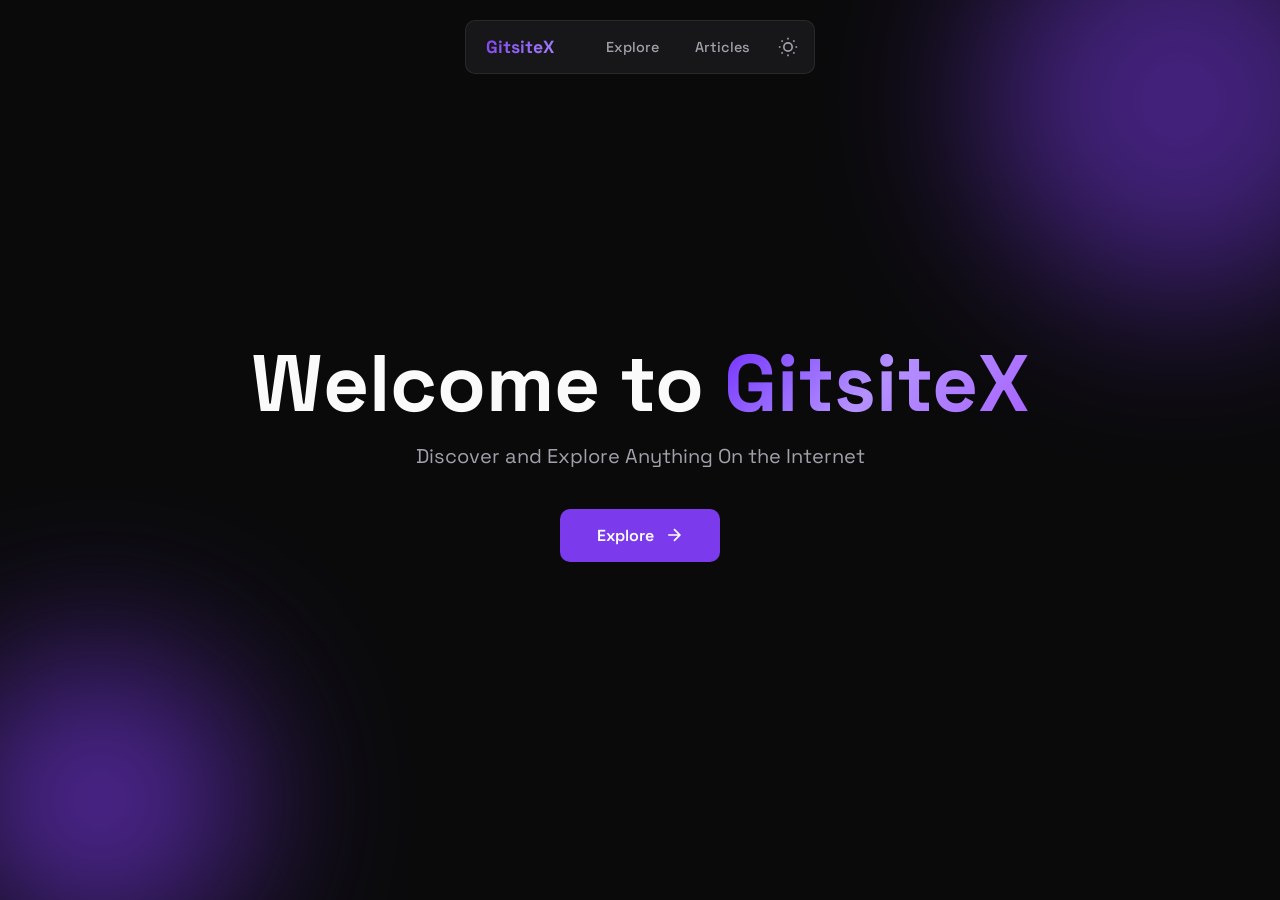
<file: index.html>
<!DOCTYPE html>
<html lang="en">
<head>
    <meta charset="UTF-8">
    <meta name="viewport" content="width=device-width, initial-scale=1.0">
    <title>GitsiteX - Discover and Explore Anything</title>
    <link rel="preconnect" href="https://fonts.googleapis.com">
    <link rel="preconnect" href="https://fonts.gstatic.com" crossorigin>
    <link href="https://fonts.googleapis.com/css2?family=Space+Grotesk:wght@400;500;600;700&display=swap" rel="stylesheet">
    <link rel="stylesheet" href="css/style.css">
</head>
<body>
    <div class="floating-bar">
        <div class="floating-bar-inner">
            <a href="#" class="logo" id="logo-btn">GitsiteX</a>
            <nav class="floating-nav">
                <a href="pages/explore.html">Explore</a>
                <a href="pages/articles.html">Articles</a>
                <button id="theme-toggle" class="theme-toggle" aria-label="Toggle theme">
                    <svg class="icon-sun" width="20" height="20" viewBox="0 0 24 24" fill="none" stroke="currentColor" stroke-width="2">
                        <circle cx="12" cy="12" r="5"></circle>
                        <path d="M12 1v2M12 21v2M4.22 4.22l1.42 1.42M18.36 18.36l1.42 1.42M1 12h2M21 12h2M4.22 19.78l1.42-1.42M18.36 5.64l1.42-1.42"></path>
                    </svg>
                    <svg class="icon-moon" width="20" height="20" viewBox="0 0 24 24" fill="none" stroke="currentColor" stroke-width="2">
                        <path d="M21 12.79A9 9 0 1 1 11.21 3 7 7 0 0 0 21 12.79z"></path>
                    </svg>
                </button>
            </nav>
        </div>
    </div>

    <main class="hero">
        <div class="hero-content">
            <h1 class="hero-title">Welcome to <span class="gradient-text glitch" data-text="GitsiteX">GitsiteX</span></h1>
            <p class="hero-tagline">Discover and Explore Anything On the Internet</p>
            <a href="pages/explore.html" class="explore-btn">
                <span>Explore</span>
                <svg width="20" height="20" viewBox="0 0 24 24" fill="none" stroke="currentColor" stroke-width="2">
                    <path d="M5 12h14M12 5l7 7-7 7"></path>
                </svg>
            </a>
        </div>
        <div class="hero-decoration">
            <div class="circle circle-1"></div>
            <div class="circle circle-2"></div>
        </div>
    </main>

    <button class="fab" id="fab">
        <svg width="24" height="24" viewBox="0 0 24 24" fill="none" stroke="currentColor" stroke-width="2">
            <path d="M12 5v14M5 12h14"></path>
        </svg>
    </button>

    <div class="customizer-menu" id="customizer">
        <div class="color-options">
            <button class="color-btn active" data-color="#7c3aed" style="background: #7c3aed" title="Purple"></button>
            <button class="color-btn" data-color="#2563eb" style="background: #2563eb" title="Blue"></button>
            <button class="color-btn" data-color="#059669" style="background: #059669" title="Green"></button>
            <button class="color-btn" data-color="#dc2626" style="background: #dc2626" title="Red"></button>
            <button class="color-btn" data-color="#ea580c" style="background: #ea580c" title="Orange"></button>
            <button class="color-btn" data-color="#0891b2" style="background: #0891b2" title="Cyan"></button>
        </div>
    </div>

    <script src="js/main.js"></script>
</body>
</html>
</file>
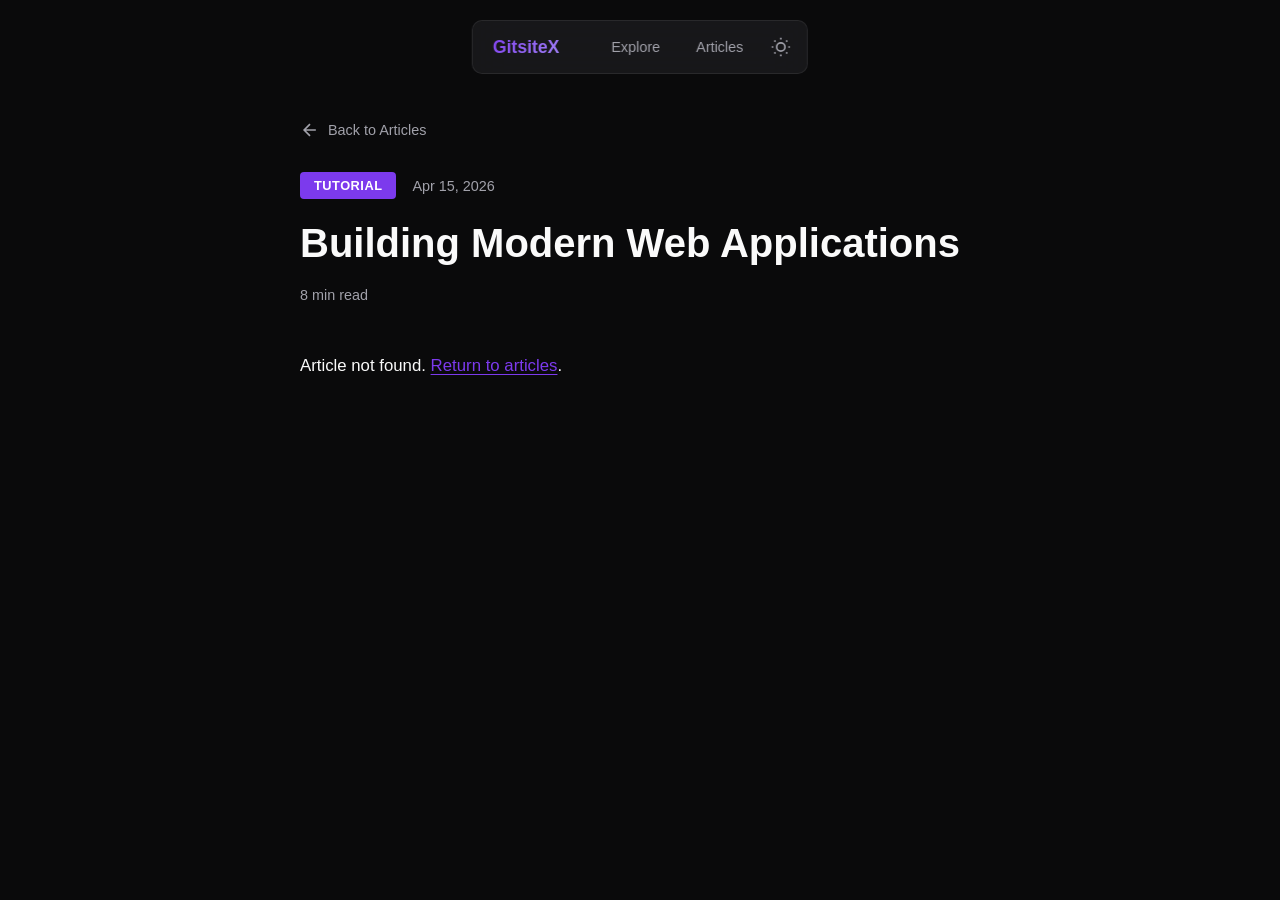
<file: pages/article.html>
<!DOCTYPE html>
<html lang="en">
<head>
    <meta charset="UTF-8">
    <meta name="viewport" content="width=device-width, initial-scale=1.0">
    <title>Article - GitsiteX</title>
    <link rel="preconnect" href="https://fonts.googleapis.com">
    <link rel="preconnect" href="https://fonts.gstatic.com" crossorigin>
    <link href="https://fonts.googleapis.com/css2?family=Inter:wght@400;500;600&family=Sora:wght@400;600;700&display=swap" rel="stylesheet">
    <link rel="stylesheet" href="../css/style.css">
    <link rel="stylesheet" href="../css/article.css">
</head>
<body>
    <div class="floating-bar">
        <div class="floating-bar-inner">
            <a href="../index.html" class="logo">GitsiteX</a>
            <nav class="floating-nav">
                <a href="explore.html">Explore</a>
                <a href="articles.html">Articles</a>
                <button id="theme-toggle" class="theme-toggle" aria-label="Toggle theme">
                    <svg class="icon-sun" width="20" height="20" viewBox="0 0 24 24" fill="none" stroke="currentColor" stroke-width="2">
                        <circle cx="12" cy="12" r="5"></circle>
                        <path d="M12 1v2M12 21v2M4.22 4.22l1.42 1.42M18.36 18.36l1.42 1.42M1 12h2M21 12h2M4.22 19.78l1.42-1.42M18.36 5.64l1.42-1.42"></path>
                    </svg>
                    <svg class="icon-moon" width="20" height="20" viewBox="0 0 24 24" fill="none" stroke="currentColor" stroke-width="2">
                        <path d="M21 12.79A9 9 0 1 1 11.21 3 7 7 0 0 0 21 12.79z"></path>
                    </svg>
                </button>
            </nav>
        </div>
    </div>

    <main class="article-container">
        <article class="article">
            <header class="article-header">
                <a href="articles.html" class="back-link">
                    <svg width="20" height="20" viewBox="0 0 24 24" fill="none" stroke="currentColor" stroke-width="2">
                        <path d="M19 12H5M12 19l-7-7 7-7"></path>
                    </svg>
                    Back to Articles
                </a>
                <div class="article-meta">
                    <span class="article-tag" id="article-tag">Tutorial</span>
                    <span class="article-date" id="article-date">Apr 15, 2026</span>
                </div>
                <h1 id="article-title">Building Modern Web Applications</h1>
                <div class="article-info">
                    <span class="read-time" id="article-readtime">8 min read</span>
                </div>
            </header>
            <div class="article-content" id="article-content">
                <p>Article content will be loaded here...</p>
            </div>
        </article>
    </main>

    <script src="../js/main.js"></script>
    <script src="../js/article.js"></script>
</body>
</html>
</file>
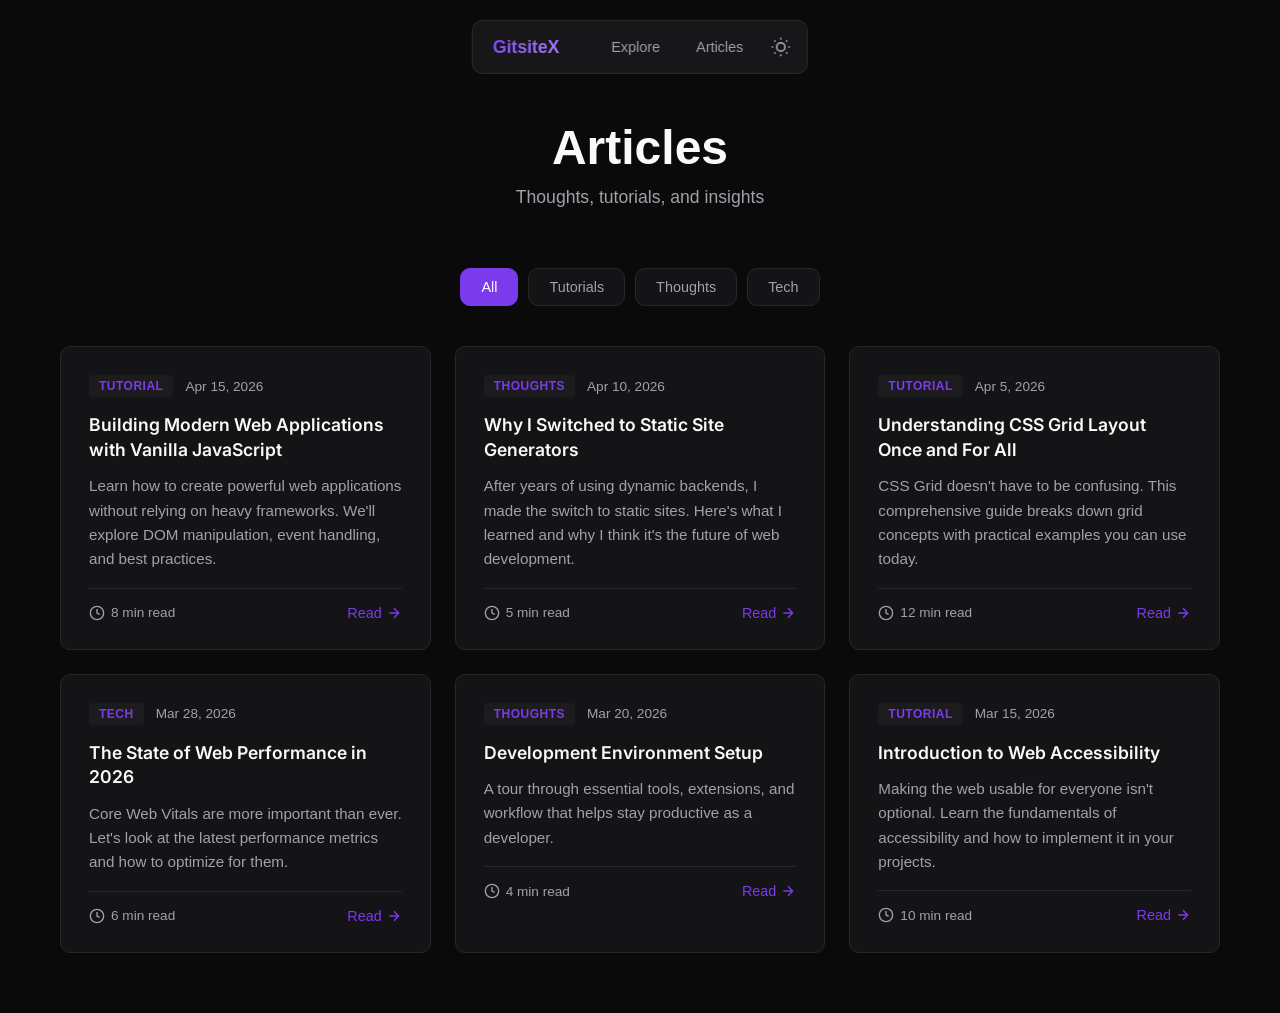
<file: pages/articles.html>
<!DOCTYPE html>
<html lang="en">
<head>
    <meta charset="UTF-8">
    <meta name="viewport" content="width=device-width, initial-scale=1.0">
    <title>Articles - GitsiteX</title>
    <link rel="preconnect" href="https://fonts.googleapis.com">
    <link rel="preconnect" href="https://fonts.gstatic.com" crossorigin>
    <link href="https://fonts.googleapis.com/css2?family=Inter:wght@400;500;600;700&display=swap" rel="stylesheet">
    <link rel="stylesheet" href="../css/style.css">
    <link rel="stylesheet" href="../css/pages.css">
    <link rel="stylesheet" href="../css/articles.css">
</head>
<body>
    <div class="floating-bar">
        <div class="floating-bar-inner">
            <a href="../index.html" class="logo">GitsiteX</a>
            <nav class="floating-nav">
                <a href="explore.html">Explore</a>
                <a href="articles.html">Articles</a>
                <button id="theme-toggle" class="theme-toggle" aria-label="Toggle theme">
                    <svg class="icon-sun" width="20" height="20" viewBox="0 0 24 24" fill="none" stroke="currentColor" stroke-width="2">
                        <circle cx="12" cy="12" r="5"></circle>
                        <path d="M12 1v2M12 21v2M4.22 4.22l1.42 1.42M18.36 18.36l1.42 1.42M1 12h2M21 12h2M4.22 19.78l1.42-1.42M18.36 5.64l1.42-1.42"></path>
                    </svg>
                    <svg class="icon-moon" width="20" height="20" viewBox="0 0 24 24" fill="none" stroke="currentColor" stroke-width="2">
                        <path d="M21 12.79A9 9 0 1 1 11.21 3 7 7 0 0 0 21 12.79z"></path>
                    </svg>
                </button>
            </nav>
        </div>
    </div>

    <main class="page-content">
        <header class="page-header">
            <h1 class="page-title">Articles</h1>
            <p class="page-subtitle">Thoughts, tutorials, and insights</p>
        </header>

        <div class="filters">
            <button class="filter-chip active" data-filter="all">All</button>
            <button class="filter-chip" data-filter="tutorial">Tutorials</button>
            <button class="filter-chip" data-filter="thoughts">Thoughts</button>
            <button class="filter-chip" data-filter="tech">Tech</button>
        </div>

        <div class="articles-grid" id="articles-grid">
        </div>
    </main>

    <script src="../js/main.js"></script>
    <script src="../js/articles.js"></script>
</body>
</html>
</file>
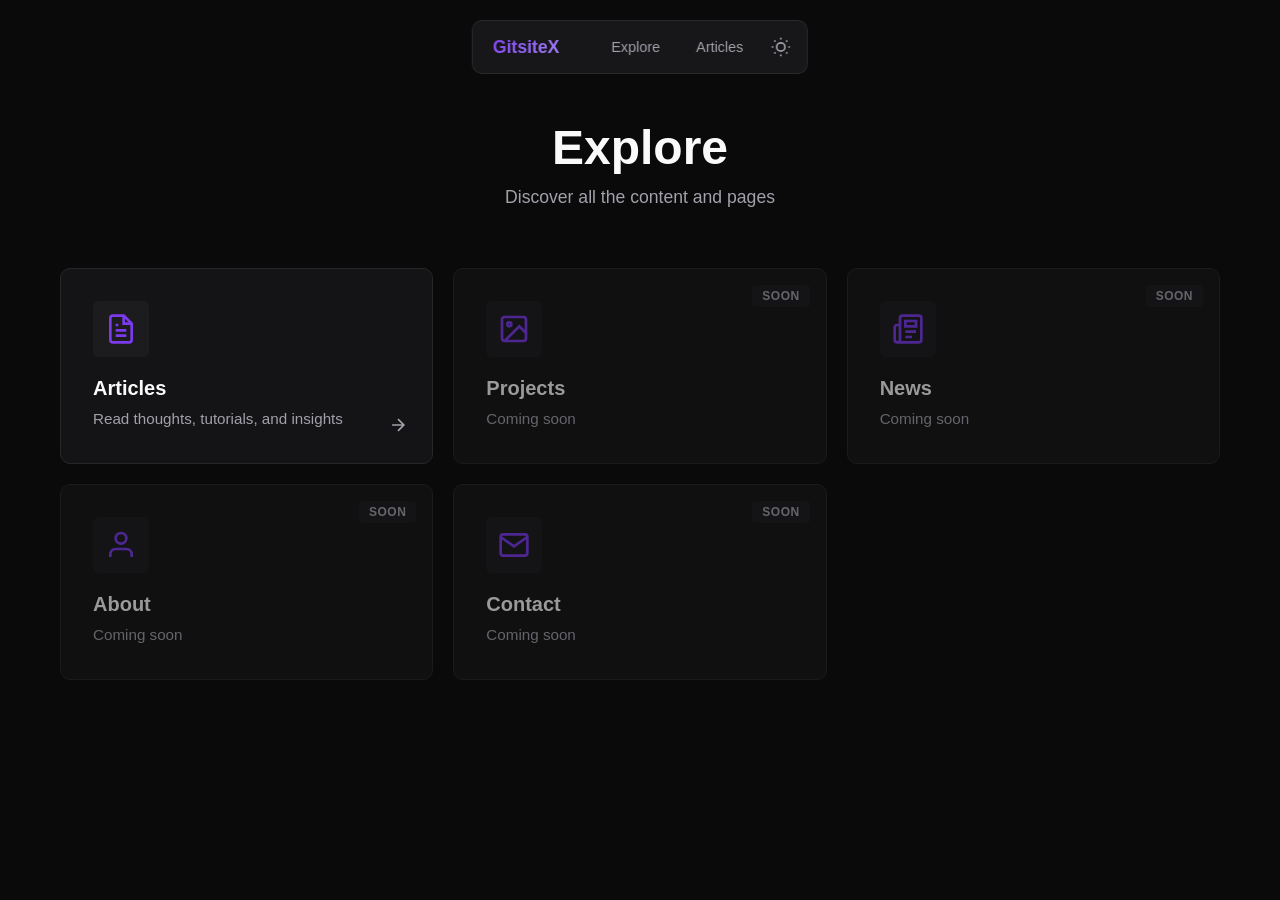
<file: pages/explore.html>
<!DOCTYPE html>
<html lang="en">
<head>
    <meta charset="UTF-8">
    <meta name="viewport" content="width=device-width, initial-scale=1.0">
    <title>Explore - GitsiteX</title>
    <link rel="preconnect" href="https://fonts.googleapis.com">
    <link rel="preconnect" href="https://fonts.gstatic.com" crossorigin>
    <link href="https://fonts.googleapis.com/css2?family=Inter:wght@400;500;600&family=Sora:wght@400;600;700&display=swap" rel="stylesheet">
    <link rel="stylesheet" href="../css/style.css">
    <link rel="stylesheet" href="../css/pages.css">
</head>
<body>
    <div class="floating-bar">
        <div class="floating-bar-inner">
            <a href="../index.html" class="logo">GitsiteX</a>
            <nav class="floating-nav">
                <a href="explore.html">Explore</a>
                <a href="articles.html">Articles</a>
                <button id="theme-toggle" class="theme-toggle" aria-label="Toggle theme">
                    <svg class="icon-sun" width="20" height="20" viewBox="0 0 24 24" fill="none" stroke="currentColor" stroke-width="2">
                        <circle cx="12" cy="12" r="5"></circle>
                        <path d="M12 1v2M12 21v2M4.22 4.22l1.42 1.42M18.36 18.36l1.42 1.42M1 12h2M21 12h2M4.22 19.78l1.42-1.42M18.36 5.64l1.42-1.42"></path>
                    </svg>
                    <svg class="icon-moon" width="20" height="20" viewBox="0 0 24 24" fill="none" stroke="currentColor" stroke-width="2">
                        <path d="M21 12.79A9 9 0 1 1 11.21 3 7 7 0 0 0 21 12.79z"></path>
                    </svg>
                </button>
            </nav>
        </div>
    </div>

    <main class="page-content">
        <header class="page-header">
            <h1 class="page-title">Explore</h1>
            <p class="page-subtitle">Discover all the content and pages</p>
        </header>

        <div class="explore-grid">
            <a href="articles.html" class="explore-card">
                <div class="card-icon">
                    <svg width="32" height="32" viewBox="0 0 24 24" fill="none" stroke="currentColor" stroke-width="2">
                        <path d="M14 2H6a2 2 0 0 0-2 2v16a2 2 0 0 0 2 2h12a2 2 0 0 0 2-2V8z"></path>
                        <polyline points="14 2 14 8 20 8"></polyline>
                        <line x1="16" y1="13" x2="8" y2="13"></line>
                        <line x1="16" y1="17" x2="8" y2="17"></line>
                        <polyline points="10 9 9 9 8 9"></polyline>
                    </svg>
                </div>
                <h2>Articles</h2>
                <p>Read thoughts, tutorials, and insights</p>
                <span class="card-arrow">
                    <svg width="20" height="20" viewBox="0 0 24 24" fill="none" stroke="currentColor" stroke-width="2">
                        <path d="M5 12h14M12 5l7 7-7 7"></path>
                    </svg>
                </span>
            </a>

            <div class="explore-card coming-soon">
                <div class="card-icon">
                    <svg width="32" height="32" viewBox="0 0 24 24" fill="none" stroke="currentColor" stroke-width="2">
                        <rect x="3" y="3" width="18" height="18" rx="2" ry="2"></rect>
                        <circle cx="8.5" cy="8.5" r="1.5"></circle>
                        <polyline points="21 15 16 10 5 21"></polyline>
                    </svg>
                </div>
                <h2>Projects</h2>
                <p>Coming soon</p>
                <span class="badge">Soon</span>
            </div>

            <div class="explore-card coming-soon">
                <div class="card-icon">
                    <svg width="32" height="32" viewBox="0 0 24 24" fill="none" stroke="currentColor" stroke-width="2">
                        <path d="M4 22h16a2 2 0 0 0 2-2V4a2 2 0 0 0-2-2H8a2 2 0 0 0-2 2v16a2 2 0 0 1-2 2Zm0 0a2 2 0 0 1-2-2v-9c0-1.1.9-2 2-2h2"></path>
                        <path d="M18 14h-8"></path>
                        <path d="M15 18h-5"></path>
                        <path d="M10 6h8v4h-8V6Z"></path>
                    </svg>
                </div>
                <h2>News</h2>
                <p>Coming soon</p>
                <span class="badge">Soon</span>
            </div>

            <div class="explore-card coming-soon">
                <div class="card-icon">
                    <svg width="32" height="32" viewBox="0 0 24 24" fill="none" stroke="currentColor" stroke-width="2">
                        <path d="M20 21v-2a4 4 0 0 0-4-4H8a4 4 0 0 0-4 4v2"></path>
                        <circle cx="12" cy="7" r="4"></circle>
                    </svg>
                </div>
                <h2>About</h2>
                <p>Coming soon</p>
                <span class="badge">Soon</span>
            </div>

            <div class="explore-card coming-soon">
                <div class="card-icon">
                    <svg width="32" height="32" viewBox="0 0 24 24" fill="none" stroke="currentColor" stroke-width="2">
                        <path d="M4 4h16c1.1 0 2 .9 2 2v12c0 1.1-.9 2-2 2H4c-1.1 0-2-.9-2-2V6c0-1.1.9-2 2-2z"></path>
                        <polyline points="22,6 12,13 2,6"></polyline>
                    </svg>
                </div>
                <h2>Contact</h2>
                <p>Coming soon</p>
                <span class="badge">Soon</span>
            </div>
        </div>
    </main>

    <script src="../js/main.js"></script>
</body>
</html>
</file>
<file: css/style.css>
:root {
    --bg-primary: #0a0a0b;
    --bg-secondary: #141416;
    --bg-elevated: #1c1c1f;
    --text-primary: #fafafa;
    --text-secondary: #a1a1aa;
    --accent: #7c3aed;
    --accent-hover: #8b5cf6;
    --accent-light: #a78bfa;
    --accent-lighter: #c4b5fd;
    --border: #27272a;
    --radius-sm: 4px;
    --radius-md: 6px;
    --radius-lg: 10px;
    --shadow: 0 4px 24px rgba(0, 0, 0, 0.4);
    --transition: 0.3s cubic-bezier(0.4, 0, 0.2, 1);
    --font-heading: 'Space Grotesk', sans-serif;
    --font-body: 'Space Grotesk', sans-serif;
}

[data-theme="light"] {
    --bg-primary: #efeff0;
    --bg-secondary: #ffffff;
    --bg-elevated: #ffffff;
    --text-primary: #1d1d1f;
    --text-secondary: #86868b;
    --border: #c7c7cc;
    --shadow: 0 4px 24px rgba(0, 0, 0, 0.12);
}

* {
    margin: 0;
    padding: 0;
    box-sizing: border-box;
}

html {
    scroll-behavior: smooth;
}

body {
    font-family: var(--font-body);
    background: var(--bg-primary);
    color: var(--text-primary);
    min-height: 100vh;
    overflow-x: hidden;
    -webkit-font-smoothing: antialiased;
}

a {
    text-decoration: none;
    color: inherit;
}

.floating-bar {
    position: fixed;
    top: 20px;
    left: 50%;
    transform: translateX(-50%);
    z-index: 100;
    background: rgba(28, 28, 31, 0.75);
    border: 1px solid rgba(255, 255, 255, 0.08);
    border-radius: var(--radius-lg);
    padding: 8px;
    backdrop-filter: blur(20px) saturate(180%);
    -webkit-backdrop-filter: blur(20px) saturate(180%);
}

[data-theme="light"] .floating-bar {
    background: rgba(255, 255, 255, 0.85);
    border: 1px solid rgba(0, 0, 0, 0.06);
    box-shadow: 0 4px 20px rgba(0, 0, 0, 0.08), 0 2px 8px rgba(0, 0, 0, 0.04);
}

.floating-bar-inner {
    display: flex;
    align-items: center;
    gap: 24px;
}

.logo {
    font-family: var(--font-heading);
    font-weight: 700;
    font-size: 1.1rem;
    background: linear-gradient(135deg, var(--accent), var(--accent-light));
    -webkit-background-clip: text;
    -webkit-text-fill-color: transparent;
    background-clip: text;
    padding: 0 12px;
}

.floating-nav {
    display: flex;
    align-items: center;
    gap: 4px;
}

.floating-nav a {
    font-size: 0.9rem;
    font-weight: 500;
    color: var(--text-secondary);
    padding: 8px 16px;
    border-radius: var(--radius-md);
    transition: var(--transition);
}

.floating-nav a:hover {
    color: var(--text-primary);
    background: var(--bg-secondary);
}

.theme-toggle {
    background: transparent;
    border: none;
    cursor: pointer;
    padding: 8px;
    border-radius: var(--radius-md);
    color: var(--text-secondary);
    display: flex;
    align-items: center;
    justify-content: center;
    transition: var(--transition);
}

.theme-toggle:hover {
    color: var(--text-primary);
    background: var(--bg-secondary);
}

.icon-moon {
    display: none;
}

[data-theme="light"] .icon-sun {
    display: none;
}

[data-theme="light"] .icon-moon {
    display: block;
}

.hero {
    min-height: 100vh;
    display: flex;
    align-items: center;
    justify-content: center;
    position: relative;
    padding: 20px;
    overflow: hidden;
}

.hero-content {
    text-align: center;
    position: relative;
    z-index: 10;
}

.hero-title {
    font-family: var(--font-heading);
    font-size: clamp(2.5rem, 8vw, 5rem);
    font-weight: 700;
    line-height: 1.1;
    margin-bottom: 16px;
}

.gradient-text {
    background: linear-gradient(135deg, 
        color-mix(in srgb, var(--accent) 100%, black 20%), 
        color-mix(in srgb, var(--accent-light) 100%, white 10%), 
        color-mix(in srgb, var(--accent) 100%, white 30%)
    );
    -webkit-background-clip: text;
    -webkit-text-fill-color: transparent;
    background-clip: text;
    filter: saturate(1.4);
}

[data-theme="light"] .gradient-text {
    filter: saturate(1.4) blur(0.5px);
}

.hero-title:hover .gradient-text {
    text-shadow: 
        -2px 0 3px rgba(0,0,0,0.15),
        2px 0 3px rgba(0,0,0,0.15),
        0 -1px 0 rgba(255,255,255,0.1),
        0 2px 6px rgba(0,0,0,0.2);
}

[data-theme="light"] .hero-title:hover .gradient-text {
    text-shadow: none;
}

.glitch {
    position: relative;
}

.glitch.active::before,
.glitch.active::after {
    content: attr(data-text);
    position: absolute;
    top: 0;
    left: 0;
    width: 100%;
    height: 100%;
    background: transparent;
}

.glitch.active::before {
    animation: glitch-1 0.2s infinite linear alternate-reverse;
    color: var(--accent);
    clip-path: polygon(0 0, 100% 0, 100% 45%, 0 45%);
}

.glitch.active::after {
    animation: glitch-2 0.3s infinite linear alternate-reverse;
    color: var(--accent-light);
    clip-path: polygon(0 55%, 100% 55%, 100% 100%, 0 100%);
}

@keyframes glitch-1 {
    0% { transform: translateX(0); }
    20% { transform: translateX(-3px); }
    40% { transform: translateX(3px); }
    60% { transform: translateX(-2px); }
    80% { transform: translateX(2px); }
    100% { transform: translateX(0); }
}

@keyframes glitch-2 {
    0% { transform: translateX(0); }
    20% { transform: translateX(3px); }
    40% { transform: translateX(-3px); }
    60% { transform: translateX(2px); }
    80% { transform: translateX(-2px); }
    100% { transform: translateX(0); }
}

.hero-tagline {
    font-size: clamp(1rem, 2.5vw, 1.25rem);
    color: var(--text-secondary);
    margin-bottom: 40px;
    font-weight: 400;
}

.explore-btn {
    display: inline-flex;
    align-items: center;
    justify-content: center;
    gap: 10px;
    background: var(--accent);
    color: white;
    font-family: var(--font-heading);
    font-weight: 600;
    font-size: 1rem;
    padding: 16px 32px;
    border-radius: var(--radius-lg);
    transition: all 0.5s cubic-bezier(0.34, 1.56, 0.64, 1);
    min-width: 160px;
}

.explore-btn:hover {
    padding-left: 52px;
    padding-right: 52px;
    box-shadow: inset 0 -6px 12px rgba(0, 0, 0, 0.4);
}

.explore-btn svg {
    transition: var(--transition);
}

.explore-btn:hover svg {
    transform: translateX(4px);
}

.hero-decoration {
    position: absolute;
    inset: 0;
    overflow: hidden;
    pointer-events: none;
}

.circle {
    position: absolute;
    border-radius: 50%;
    filter: blur(80px);
    opacity: 0.5;
}

.circle-1 {
    width: 400px;
    height: 400px;
    background: var(--accent);
    top: -100px;
    right: -100px;
    animation: float 8s ease-in-out infinite;
}

.circle-2 {
    width: 300px;
    height: 300px;
    background: var(--accent);
    bottom: -50px;
    left: -50px;
    animation: float 10s ease-in-out infinite reverse;
    opacity: 0.6;
}

@keyframes float {
    0%, 100% { transform: translate(0, 0); }
    50% { transform: translate(30px, -30px); }
}

[data-theme="light"] .circle {
    opacity: 0.5;
    filter: blur(80px) saturate(1.5);
}

[data-theme="light"] .circle-1 {
    background: var(--accent);
}

[data-theme="light"] .circle-2 {
    background: var(--accent-light);
    opacity: 0.6;
}

@media (max-width: 768px) {
    .floating-bar {
        top: 12px;
        padding: 6px;
    }

    .floating-bar-inner {
        gap: 4px;
    }

    .floating-nav a {
        padding: 6px 10px;
        font-size: 0.8rem;
    }

    .logo {
        padding: 0 8px;
        font-size: 0.95rem;
    }

    .hero-title {
        font-size: clamp(2rem, 10vw, 3.5rem);
    }

    .hero-tagline {
        font-size: 0.95rem;
        padding: 0 20px;
    }

    .explore-btn {
        padding: 14px 28px;
        font-size: 0.9rem;
    }

    .circle-1 {
        width: 250px;
        height: 250px;
        top: -80px;
        right: -60px;
    }

    .circle-2 {
        width: 200px;
        height: 200px;
        bottom: -40px;
        left: -40px;
    }

    .fab {
        bottom: 20px;
        right: 20px;
        width: 48px;
        height: 48px;
    }

    .customizer-menu {
        bottom: 80px;
        right: 80px;
        padding: 16px;
    }
}

@media (max-width: 480px) {
    .floating-bar {
        width: calc(100% - 32px);
        max-width: 400px;
    }

    .floating-bar-inner {
        flex-wrap: wrap;
        justify-content: center;
    }

    .logo {
        font-size: 0.9rem;
    }

    .floating-nav a {
        padding: 6px 8px;
        font-size: 0.75rem;
    }

    .theme-toggle {
        padding: 6px;
    }

    .hero-content {
        padding: 0 10px;
    }

    .explore-btn:hover {
        padding-left: 32px;
        padding-right: 32px;
    }

    .customizer-menu {
        bottom: 100px;
        right: 20px;
        transform: translateY(20px) scale(0.9);
        flex-direction: column;
    }

    .customizer-menu.open {
        transform: translateY(0) scale(1);
    }

    .color-options {
        flex-direction: column;
    }
}

.fab {
    position: fixed;
    bottom: 32px;
    right: 32px;
    width: 56px;
    height: 56px;
    background: var(--accent);
    border: none;
    border-radius: var(--radius-lg);
    color: white;
    cursor: pointer;
    display: flex;
    align-items: center;
    justify-content: center;
    opacity: 0;
    transform: scale(0) rotate(-180deg);
    pointer-events: none;
    transition: all 0.4s cubic-bezier(0.34, 1.56, 0.64, 1);
    z-index: 100;
}

.fab.visible {
    opacity: 1;
    transform: scale(1) rotate(0);
    pointer-events: auto;
}

.fab:hover {
    background: var(--accent-hover);
    border-radius: 50%;
}

.fab svg {
    transition: transform 0.3s ease;
}

.fab:hover svg {
    transform: rotate(90deg);
}

.customizer-menu {
    position: fixed;
    bottom: 60px;
    right: 100px;
    background: var(--bg-elevated);
    border: 1px solid var(--border);
    border-radius: var(--radius-md);
    padding: 10px;
    opacity: 0;
    transform: translateX(20px) scale(0.9);
    pointer-events: none;
    transition: all 0.3s cubic-bezier(0.34, 1.56, 0.64, 1);
    z-index: 99;
}

.customizer-menu.open {
    opacity: 1;
    transform: translateX(0) scale(1);
    pointer-events: auto;
}

.color-options {
    display: flex;
    gap: 6px;
}

.color-btn {
    width: 32px;
    height: 32px;
    border: 2px solid transparent;
    border-radius: var(--radius-sm);
    cursor: pointer;
    transition: all 0.2s ease;
}

.color-btn:hover {
    transform: scale(1.1);
}

.color-btn.active {
    border-color: var(--text-primary);
    box-shadow: 0 0 0 2px var(--bg-primary);
}
</file>
<file: css/article.css>
.article-container {
    min-height: 100vh;
    padding: 120px 20px 60px;
    max-width: 720px;
    margin: 0 auto;
}

.article {
    animation: fadeIn 0.4s ease-out;
}

@keyframes fadeIn {
    from {
        opacity: 0;
        transform: translateY(20px);
    }
    to {
        opacity: 1;
        transform: translateY(0);
    }
}

.back-link {
    display: inline-flex;
    align-items: center;
    gap: 8px;
    color: var(--text-secondary);
    font-size: 0.9rem;
    font-weight: 500;
    margin-bottom: 32px;
    transition: var(--transition);
}

.back-link:hover {
    color: var(--accent);
}

.article-header {
    margin-bottom: 48px;
}

.article-meta {
    display: flex;
    align-items: center;
    gap: 16px;
    margin-bottom: 20px;
}

.article-tag {
    font-size: 0.8rem;
    font-weight: 600;
    text-transform: uppercase;
    letter-spacing: 0.5px;
    padding: 6px 14px;
    border-radius: var(--radius-sm);
    background: var(--accent);
    color: white;
}

.article-date {
    font-size: 0.9rem;
    color: var(--text-secondary);
}

.article-header h1 {
    font-family: var(--font-heading);
    font-size: clamp(1.8rem, 4vw, 2.5rem);
    font-weight: 700;
    line-height: 1.2;
    margin-bottom: 20px;
}

.article-info {
    display: flex;
    align-items: center;
    gap: 16px;
    color: var(--text-secondary);
    font-size: 0.9rem;
}

.read-time {
    display: flex;
    align-items: center;
    gap: 6px;
}

.article-content {
    font-size: 1.05rem;
    line-height: 1.8;
    color: var(--text-primary);
}

.article-content p {
    margin-bottom: 24px;
}

.article-content h2 {
    font-family: var(--font-heading);
    font-size: 1.5rem;
    font-weight: 600;
    margin-top: 48px;
    margin-bottom: 20px;
}

.article-content h3 {
    font-family: var(--font-heading);
    font-size: 1.25rem;
    font-weight: 600;
    margin-top: 32px;
    margin-bottom: 16px;
}

.article-content ul,
.article-content ol {
    margin-bottom: 24px;
    padding-left: 24px;
}

.article-content li {
    margin-bottom: 12px;
}

.article-content code {
    background: var(--bg-secondary);
    padding: 2px 8px;
    border-radius: 4px;
    font-family: 'JetBrains Mono', monospace;
    font-size: 0.9em;
}

.article-content pre {
    background: var(--bg-secondary);
    border: 1px solid var(--border);
    border-radius: var(--radius-md);
    padding: 20px;
    overflow-x: auto;
    margin-bottom: 24px;
}

.article-content pre code {
    background: none;
    padding: 0;
}

.article-content blockquote {
    border-left: 4px solid var(--accent);
    padding-left: 20px;
    margin: 24px 0;
    color: var(--text-secondary);
    font-style: italic;
}

.article-content a {
    color: var(--accent);
    text-decoration: underline;
    text-underline-offset: 3px;
}

.article-content a:hover {
    text-decoration: none;
}

@media (max-width: 768px) {
    .article-container {
        padding: 100px 20px 40px;
    }

    .article-header {
        margin-bottom: 32px;
    }

    .article-meta {
        flex-wrap: wrap;
        gap: 12px;
        margin-bottom: 16px;
    }

    .article-header h1 {
        font-size: clamp(1.5rem, 5vw, 2rem);
        margin-bottom: 16px;
    }

    .article-content {
        font-size: 1rem;
        line-height: 1.7;
    }

    .article-content h2 {
        font-size: 1.3rem;
        margin-top: 36px;
    }

    .article-content h3 {
        font-size: 1.1rem;
        margin-top: 24px;
    }

    .article-content pre {
        padding: 16px;
        margin-bottom: 20px;
    }
}

@media (max-width: 480px) {
    .article-container {
        padding: 90px 16px 32px;
    }

    .back-link {
        font-size: 0.85rem;
        margin-bottom: 24px;
    }

    .article-tag {
        font-size: 0.7rem;
        padding: 4px 10px;
    }

    .article-date {
        font-size: 0.8rem;
    }

    .article-header h1 {
        font-size: 1.4rem;
    }

    .article-content {
        font-size: 0.95rem;
        line-height: 1.6;
    }

    .article-content p {
        margin-bottom: 16px;
    }

    .article-content h2 {
        font-size: 1.2rem;
        margin-top: 28px;
    }

    .article-content pre {
        padding: 12px;
        font-size: 0.85rem;
    }

    .article-content blockquote {
        padding-left: 16px;
        margin: 20px 0;
    }
}
</file>
<file: css/pages.css>
.page-content {
    min-height: 100vh;
    padding: 120px 20px 60px;
    max-width: 1200px;
    margin: 0 auto;
}

.page-header {
    text-align: center;
    margin-bottom: 60px;
}

.page-title {
    font-family: 'Satoshi', sans-serif;
    font-size: clamp(2rem, 5vw, 3rem);
    font-weight: 700;
    margin-bottom: 12px;
}

.page-subtitle {
    color: var(--text-secondary);
    font-size: 1.1rem;
}

.explore-grid {
    display: grid;
    grid-template-columns: repeat(auto-fit, minmax(280px, 1fr));
    gap: 20px;
}

.explore-card {
    background: var(--bg-secondary);
    border: 1px solid var(--border);
    border-radius: var(--radius-lg);
    padding: 32px;
    position: relative;
    transition: var(--transition);
    overflow: hidden;
}

.explore-card:not(.coming-soon):hover {
    border-color: var(--accent);
    transform: translateY(-4px);
    box-shadow: 0 12px 40px color-mix(in srgb, var(--accent) 15%, transparent);
}

.explore-card::before {
    content: '';
    position: absolute;
    top: 0;
    left: 0;
    right: 0;
    height: 3px;
    background: linear-gradient(90deg, var(--accent), var(--accent-light));
    opacity: 0;
    transition: var(--transition);
}

.explore-card:not(.coming-soon):hover::before {
    opacity: 1;
}

.card-icon {
    width: 56px;
    height: 56px;
    background: var(--bg-elevated);
    border-radius: var(--radius-md);
    display: flex;
    align-items: center;
    justify-content: center;
    margin-bottom: 20px;
    color: var(--accent);
}

.explore-card h2 {
    font-family: var(--font-heading);
    font-size: 1.25rem;
    font-weight: 600;
    margin-bottom: 8px;
}

.explore-card p {
    color: var(--text-secondary);
    font-size: 0.95rem;
    line-height: 1.5;
}

.card-arrow {
    position: absolute;
    bottom: 24px;
    right: 24px;
    color: var(--text-secondary);
    transition: var(--transition);
}

.explore-card:not(.coming-soon):hover .card-arrow {
    color: var(--accent);
    transform: translateX(4px);
}

.coming-soon {
    opacity: 0.6;
    cursor: not-allowed;
}

.badge {
    position: absolute;
    top: 16px;
    right: 16px;
    background: var(--bg-elevated);
    color: var(--text-secondary);
    font-size: 0.75rem;
    font-weight: 600;
    padding: 4px 10px;
    border-radius: var(--radius-sm);
    text-transform: uppercase;
    letter-spacing: 0.5px;
}

@media (max-width: 768px) {
    .page-content {
        padding: 100px 16px 40px;
    }

    .page-header {
        margin-bottom: 40px;
    }

    .page-title {
        font-size: clamp(1.75rem, 6vw, 2.5rem);
    }

    .page-subtitle {
        font-size: 1rem;
    }

    .explore-grid {
        grid-template-columns: 1fr;
        gap: 16px;
    }

    .explore-card {
        padding: 24px;
    }

    .card-icon {
        width: 48px;
        height: 48px;
        margin-bottom: 16px;
    }

    .card-icon svg {
        width: 24px;
        height: 24px;
    }

    .explore-card h2 {
        font-size: 1.1rem;
    }
}

@media (max-width: 480px) {
    .page-content {
        padding: 90px 12px 32px;
    }

    .explore-card {
        padding: 20px;
    }

    .card-icon {
        width: 40px;
        height: 40px;
    }

    .card-icon svg {
        width: 20px;
        height: 20px;
    }

    .explore-card h2 {
        font-size: 1rem;
    }

    .explore-card p {
        font-size: 0.9rem;
    }
}
</file>
<file: css/articles.css>
.filters {
    display: flex;
    flex-wrap: wrap;
    gap: 10px;
    justify-content: center;
    margin-bottom: 40px;
}

.filter-chip {
    background: var(--bg-secondary);
    border: 1px solid var(--border);
    color: var(--text-secondary);
    font-family: var(--font-body);
    font-size: 0.9rem;
    font-weight: 500;
    padding: 10px 20px;
    border-radius: var(--radius-lg);
    cursor: pointer;
    transition: var(--transition);
}

.filter-chip:hover {
    border-color: var(--accent);
    color: var(--text-primary);
}

.filter-chip.active {
    background: var(--accent);
    border-color: var(--accent);
    color: white;
}

.articles-grid {
    display: grid;
    grid-template-columns: repeat(auto-fill, minmax(340px, 1fr));
    gap: 24px;
}

.article-card {
    display: block;
    background: var(--bg-secondary);
    border: 1px solid var(--border);
    border-radius: var(--radius-lg);
    padding: 28px;
    transition: var(--transition), opacity 0.3s ease;
    cursor: pointer;
    text-decoration: none;
    color: inherit;
}

.articles-grid:has(.article-card:hover) .article-card:not(:hover) {
    opacity: 0.4;
    filter: blur(4px);
}

.article-card:hover {
    border-color: var(--accent);
}

.article-meta {
    display: flex;
    align-items: center;
    gap: 12px;
    margin-bottom: 16px;
}

.article-tag {
    font-size: 0.75rem;
    font-weight: 600;
    text-transform: uppercase;
    letter-spacing: 0.5px;
    padding: 4px 10px;
    border-radius: var(--radius-sm);
    background: var(--bg-elevated);
    color: var(--accent);
}

.article-date {
    font-size: 0.85rem;
    color: var(--text-secondary);
}

.article-card h3 {
    font-family: 'Inter', sans-serif;
    font-size: 1.1rem;
    font-weight: 600;
    margin-bottom: 12px;
    line-height: 1.4;
}

.article-card p {
    color: var(--text-secondary);
    font-size: 0.95rem;
    line-height: 1.6;
    margin-bottom: 16px;
}

.article-footer {
    display: flex;
    align-items: center;
    justify-content: space-between;
    padding-top: 16px;
    border-top: 1px solid var(--border);
}

.read-time {
    font-size: 0.85rem;
    color: var(--text-secondary);
    display: flex;
    align-items: center;
    gap: 6px;
}

.read-more {
    font-size: 0.9rem;
    font-weight: 500;
    color: var(--accent);
    display: flex;
    align-items: center;
    gap: 4px;
    transition: var(--transition);
}

.article-card:hover .read-more {
    gap: 8px;
}

@media (max-width: 768px) {
    .articles-grid {
        grid-template-columns: repeat(auto-fill, minmax(280px, 1fr));
        gap: 16px;
    }

    .article-card {
        padding: 20px;
    }

    .filters {
        gap: 8px;
        margin-bottom: 28px;
    }

    .filter-chip {
        padding: 8px 16px;
        font-size: 0.85rem;
    }
}

@media (max-width: 480px) {
    .articles-grid {
        grid-template-columns: 1fr;
    }

    .article-card {
        padding: 16px;
    }

    .article-meta {
        flex-wrap: wrap;
        gap: 8px;
    }

    .article-tag {
        font-size: 0.7rem;
        padding: 3px 8px;
    }

    .article-date {
        font-size: 0.75rem;
    }

    .article-card h3 {
        font-size: 1rem;
    }

    .article-card p {
        font-size: 0.85rem;
        line-height: 1.5;
    }

    .article-footer {
        flex-direction: column;
        align-items: flex-start;
        gap: 8px;
    }

    .read-time {
        font-size: 0.75rem;
    }

    .read-more {
        font-size: 0.85rem;
    }
}
</file>
